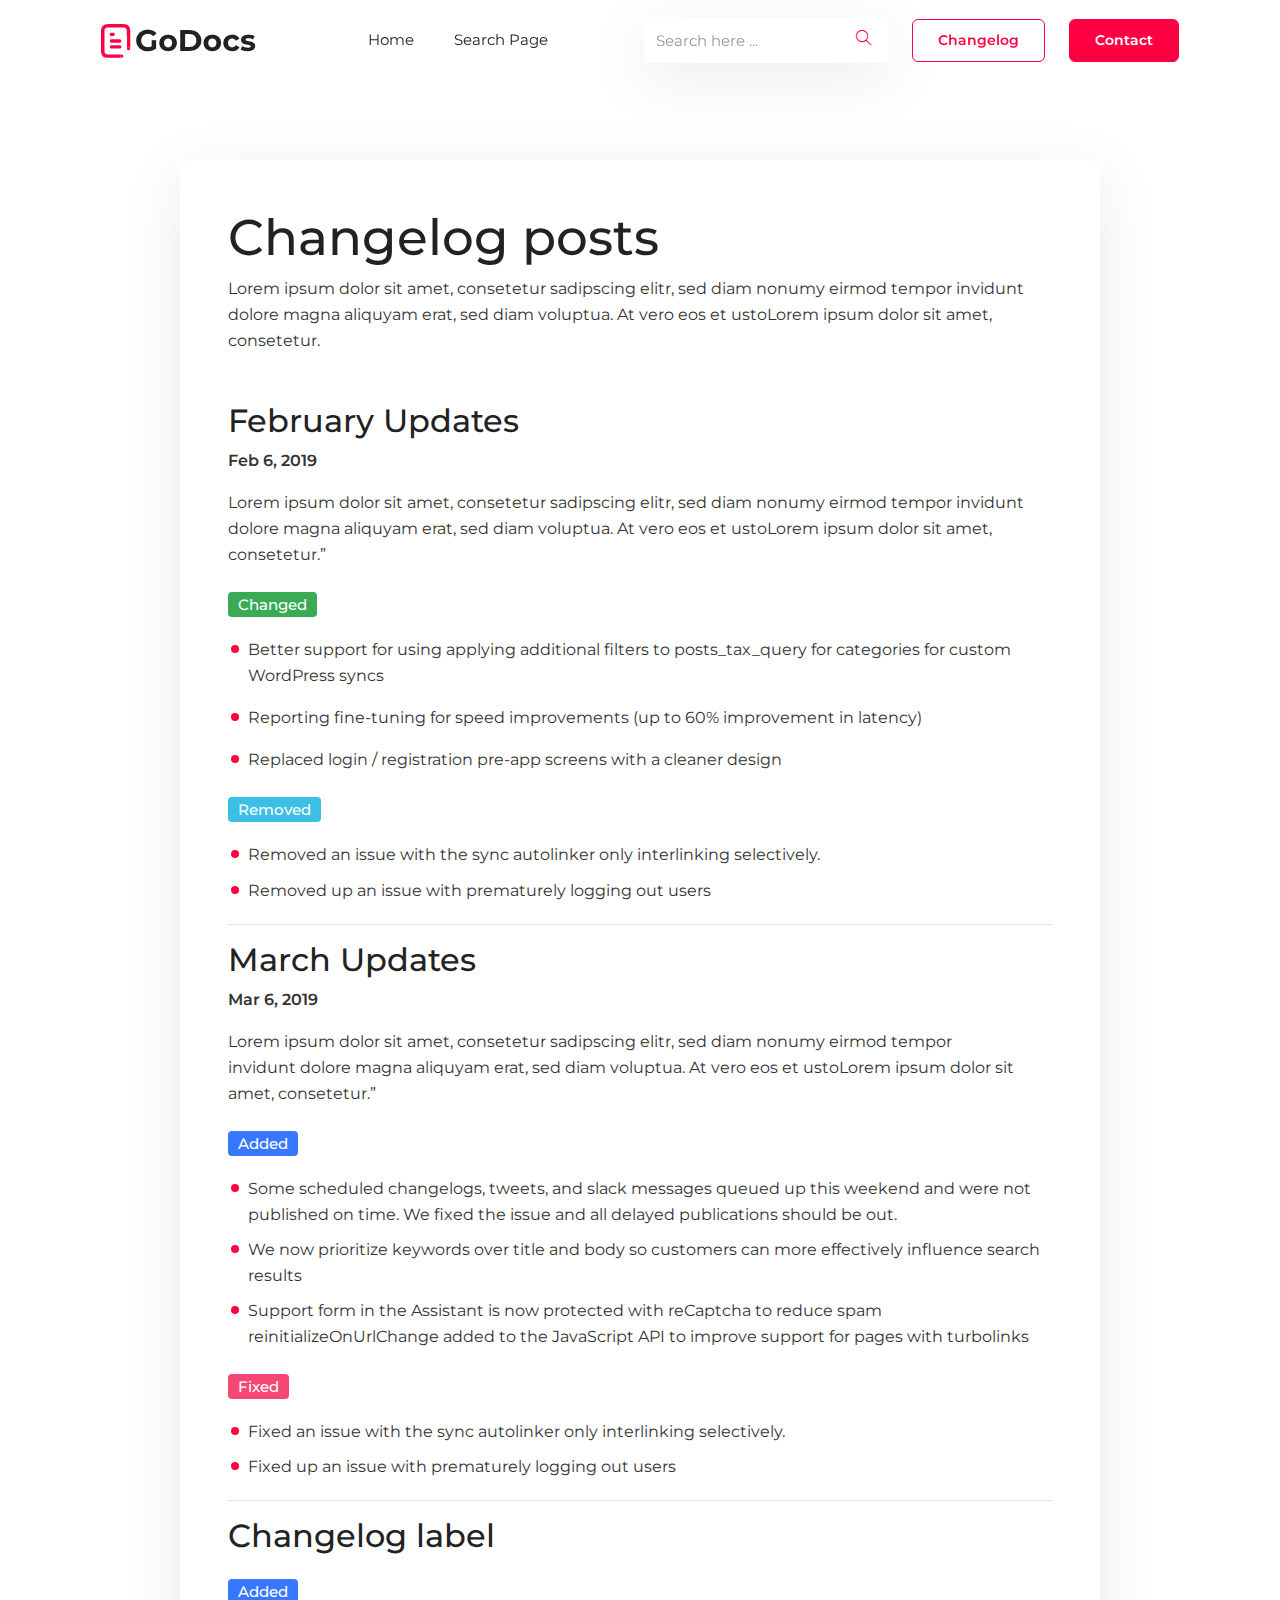
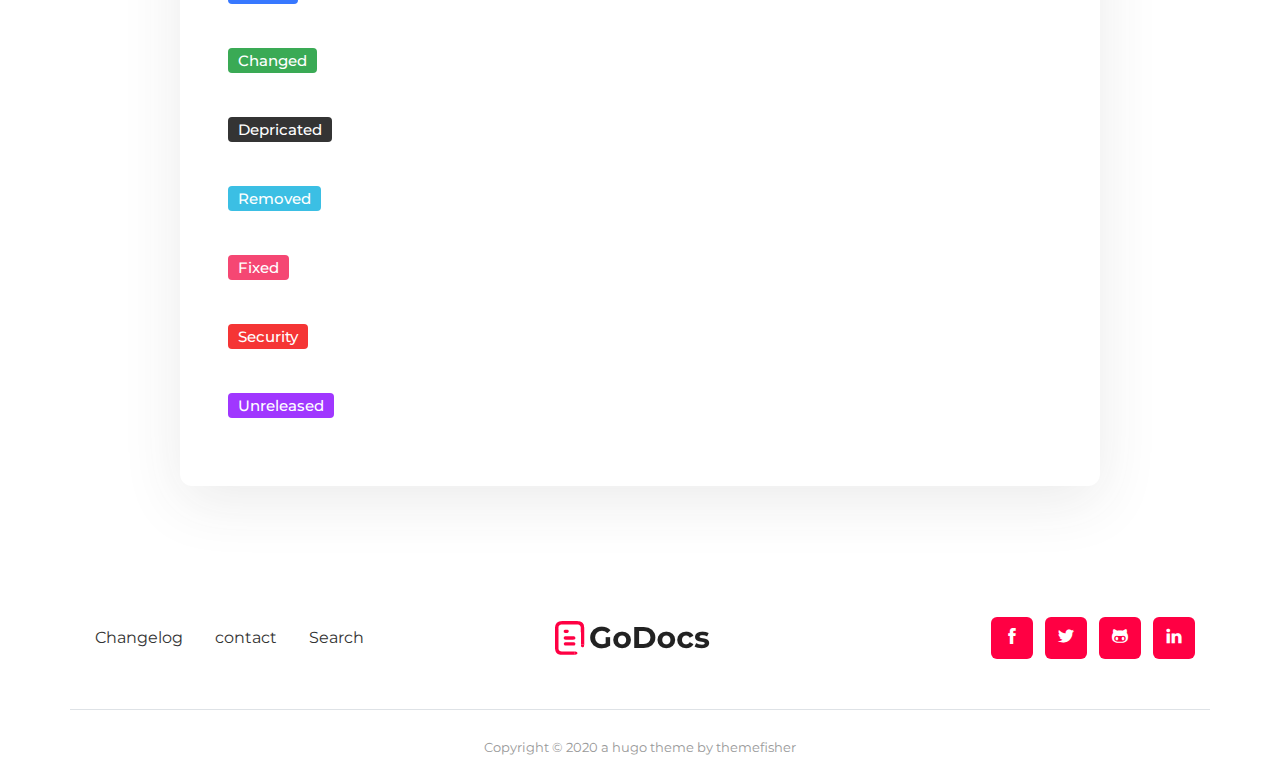
<file: changelog.html>
<!DOCTYPE html>

<!--
 // WEBSITE: https://themefisher.com
 // TWITTER: https://twitter.com/themefisher
 // FACEBOOK: https://www.facebook.com/themefisher
 // GITHUB: https://github.com/themefisher/
-->

<html lang="zxx">

<head>
  <meta charset="utf-8">
  <title>GoDocs documentation theme</title>

  <!-- mobile responsive meta -->
  <meta name="viewport" content="width=device-width, initial-scale=1, maximum-scale=1">
  
  <!-- ** Plugins Needed for the Project ** -->
  <!-- plugins -->
  <link rel="stylesheet" href="plugins/bootstrap/bootstrap.min.css">
  <link rel="stylesheet" href="plugins/themify-icons/themify-icons.css">
  <!-- Main Stylesheet -->
  <link href="css/style.css" rel="stylesheet">
  
  <!--Favicon-->
  <link rel="shortcut icon" href="images/favicon.ico" type="image/x-icon">
  <link rel="icon" href="images/favicon.ico" type="image/x-icon">

</head>

<body>

<header class="sticky-top navigation">
  <div class=container>
    <nav class="navbar navbar-expand-lg navbar-light bg-transparent">
      <a class=navbar-brand href="index.html"><img class="img-fluid" src="images/logo.png" alt="godocs"></a>
      <button class="navbar-toggler border-0" type="button" data-toggle="collapse" data-target="#navigation">
        <i class="ti-align-right h4 text-dark"></i></button>
      <div class="collapse navbar-collapse text-center" id=navigation>
        <ul class="navbar-nav mx-auto align-items-center">
          <li class="nav-item"><a class="nav-link" href="index.html">Home</a></li>
          <li class="nav-item"><a class="nav-link" href="search.html">Search Page</a></li>
        </ul>
        <form class="form-inline search-wrapper d-none d-lg-block" class="search-wrapper" action="search.html">
          <input id="search-by" name="s" type="search" class="form-control" placeholder="Search here ...">
          <button class="border-0 bg-white" type="submit"><i class="ti-search"></i></button>
        </form>
        <a href="changelog.html" class="btn btn-sm btn-outline-primary ml-lg-4">changelog</a>
        <a href="contact.html" class="btn btn-sm btn-primary ml-lg-4">contact</a>
      </div>
      <form class="form-inline search-wrapper d-block d-lg-none my-3" class="search-wrapper" action="search.html">
        <input id="search-by" name="s" type="search" class="form-control" placeholder="Search here ...">
        <button class="border-0 bg-white" type="submit"><i class="ti-search"></i></button>
      </form>
    </nav>
  </div>
</header>

<section class="section">
  <div class="container">
    <div class="row">
      <div class="col-lg-10 mx-auto">
        <div class="p-5 shadow rounded content">
          <h1>Changelog posts</h1>
          <p>Lorem ipsum dolor sit amet, consetetur sadipscing elitr, sed diam nonumy eirmod tempor invidunt dolore
            magna aliquyam erat, sed diam voluptua. At vero eos et ustoLorem ipsum dolor sit amet, consetetur.</p>
          <div class="mt-5">

            <!-- changelog post -->
            <h3 id="february-updates">February Updates</h3>
            <p><strong>Feb 6, 2019</strong></p>
            <p>Lorem ipsum dolor sit amet, consetetur sadipscing elitr, sed diam nonumy eirmod tempor invidunt dolore
              magna aliquyam erat, sed diam voluptua. At vero eos et ustoLorem ipsum dolor sit amet, consetetur.&rdquo;
            </p>
            <div class="mt-4">
              <div class="badge changed">Changed</div>
              <ul>
                <li>
                  <p>Better support for using applying additional filters to posts_tax_query for categories for custom
                    WordPress syncs</p>
                </li>
                <li>
                  <p>Reporting fine-tuning for speed improvements (up to 60% improvement in latency)</p>
                </li>
                <li>
                  <p>Replaced login / registration pre-app screens with a cleaner design</p>
                </li>
              </ul>
            </div>
            <div class="mt-4">
              <div class="badge removed">Removed</div>
              <ul>
                <li>Removed an issue with the sync autolinker only interlinking selectively.</li>
                <li>Removed up an issue with prematurely logging out users</li>
              </ul>
            </div>
            
            <hr>

            <!-- changelog post -->
            <h3 id="march-updates">March Updates</h3>
            <p><strong>Mar 6, 2019</strong></p>
            <p>Lorem ipsum dolor sit amet, consetetur sadipscing elitr, sed diam nonumy eirmod tempor <br> invidunt
              dolore magna aliquyam erat, sed diam voluptua. At vero eos et ustoLorem ipsum dolor sit amet,
              consetetur.&rdquo;</p>
            <div class="mt-4">
              <div class="badge added">Added</div>
              <ul>
                <li>Some scheduled changelogs, tweets, and slack messages queued up this weekend and were not published
                  on time. We fixed the issue and all delayed publications should be out.</li>
                <li>We now prioritize keywords over title and body so customers can more effectively influence search
                  results</li>
                <li>Support form in the Assistant is now protected with reCaptcha to reduce spam reinitializeOnUrlChange
                  added to the JavaScript API to improve support for pages with turbolinks</li>
              </ul>
            </div>
            <div class="mt-4">
              <div class="badge fixed">Fixed</div>
              <ul>
                <li>Fixed an issue with the sync autolinker only interlinking selectively.</li>
                <li>Fixed up an issue with prematurely logging out users</li>
              </ul>
            </div>
            
            <hr>

            <!-- changelog post -->
            <h3 id="changelog-label">Changelog label</h3>
            <div class="mt-4">
              <div class="badge added">Added</div>
            </div>
            <div class="mt-4">
              <div class="badge changed">Changed</div>
            </div>
            <div class="mt-4">
              <div class="badge depricated">Depricated</div>
            </div>
            <div class="mt-4">
              <div class="badge removed">Removed</div>
            </div>
            <div class="mt-4">
              <div class="badge fixed">Fixed</div>
            </div>
            <div class="mt-4">
              <div class="badge security">Security</div>
            </div>
            <div class="mt-4">
              <div class="badge unreleased">Unreleased</div>
            </div>
          </div>
        </div>
      </div>
    </div>
  </div>
</section>

<footer>
  <div class="container">
    <div class="row align-items-center border-bottom py-5">
      <div class="col-lg-4">
        <ul class="list-inline footer-menu text-center text-lg-left">
          <li class="list-inline-item"><a href="changelog.html">Changelog</a></li>
          <li class="list-inline-item"><a href="contact.html">contact</a></li>
          <li class="list-inline-item"><a href="search.html">Search</a></li>
        </ul>
      </div>
      <div class="col-lg-4 text-center mb-4 mb-lg-0">
        <a class="navbar-brand" href="index.html">
          <img class="img-fluid" src="images/logo.png" alt="Hugo documentation theme">
        </a>
      </div>
      <div class="col-lg-4">
        <ul class="list-inline social-icons text-lg-right text-center">
          <li class="list-inline-item"><a href="#"><i class="ti-facebook"></i></a></li>
          <li class="list-inline-item"><a href="#"><i class="ti-twitter-alt"></i></a></li>
          <li class="list-inline-item"><a href="#"><i class="ti-github"></i></a></li>
          <li class="list-inline-item"><a href="#"><i class="ti-linkedin"></i></a></li>
        </ul>
      </div>
    </div>
    <div class="py-4 text-center">
      <small class="text-light">Copyright © 2020 a hugo theme by <a href="https://themefisher.com">themefisher</a></small>
    </div>
  </div>
</footer>

<!-- plugins -->
<script src="plugins/jQuery/jquery.min.js"></script>
<script src="plugins/bootstrap/bootstrap.min.js"></script>
<script src="plugins/masonry/masonry.min.js"></script>
<script src="plugins/clipboard/clipboard.min.js"></script>
<script src="plugins/match-height/jquery.matchHeight-min.js"></script>

<!-- Main Script -->
<script src="js/script.js"></script>

</body>
</html>
</file>
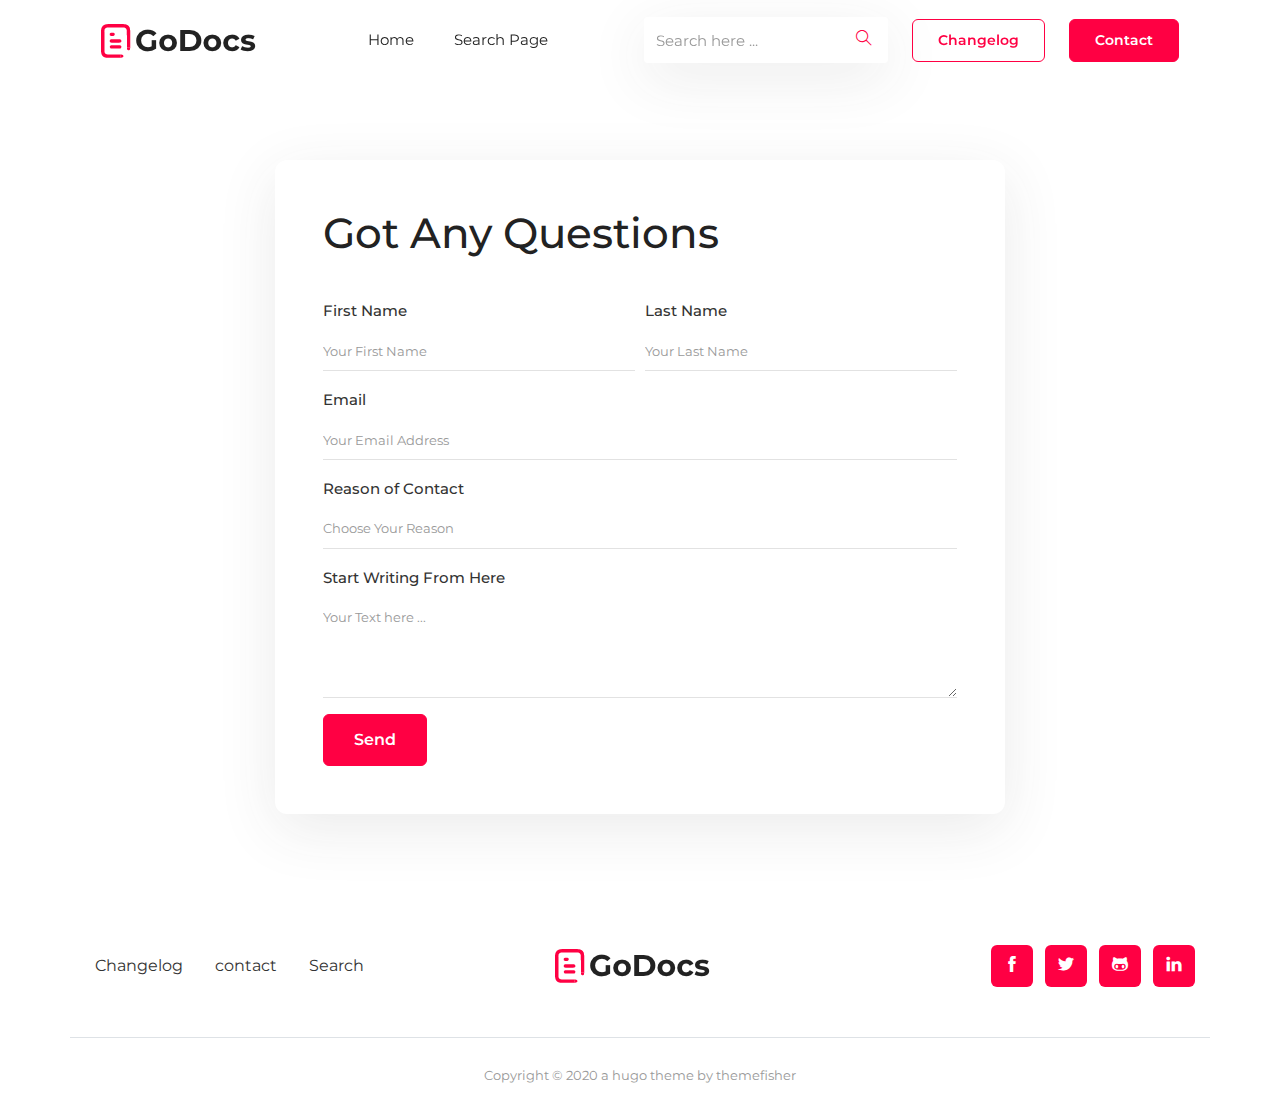
<file: contact.html>
<!DOCTYPE html>

<!--
 // WEBSITE: https://themefisher.com
 // TWITTER: https://twitter.com/themefisher
 // FACEBOOK: https://www.facebook.com/themefisher
 // GITHUB: https://github.com/themefisher/
-->

<html lang="zxx">

<head>
  <meta charset="utf-8">
  <title>GoDocs documentation theme</title>

  <!-- mobile responsive meta -->
  <meta name="viewport" content="width=device-width, initial-scale=1, maximum-scale=1">
  
  <!-- ** Plugins Needed for the Project ** -->
  <!-- plugins -->
  <link rel="stylesheet" href="plugins/bootstrap/bootstrap.min.css">
  <link rel="stylesheet" href="plugins/themify-icons/themify-icons.css">
  <!-- Main Stylesheet -->
  <link href="css/style.css" rel="stylesheet">
  
  <!--Favicon-->
  <link rel="shortcut icon" href="images/favicon.ico" type="image/x-icon">
  <link rel="icon" href="images/favicon.ico" type="image/x-icon">

</head>

<body>

<header class="sticky-top navigation">
  <div class=container>
    <nav class="navbar navbar-expand-lg navbar-light bg-transparent">
      <a class=navbar-brand href="index.html"><img class="img-fluid" src="images/logo.png" alt="godocs"></a>
      <button class="navbar-toggler border-0" type="button" data-toggle="collapse" data-target="#navigation">
        <i class="ti-align-right h4 text-dark"></i></button>
      <div class="collapse navbar-collapse text-center" id=navigation>
        <ul class="navbar-nav mx-auto align-items-center">
          <li class="nav-item"><a class="nav-link" href="index.html">Home</a></li>
          <li class="nav-item"><a class="nav-link" href="search.html">Search Page</a></li>
        </ul>
        <form class="form-inline search-wrapper d-none d-lg-block" class="search-wrapper" action="search.html">
          <input id="search-by" name="s" type="search" class="form-control" placeholder="Search here ...">
          <button class="border-0 bg-white" type="submit"><i class="ti-search"></i></button>
        </form>
        <a href="changelog.html" class="btn btn-sm btn-outline-primary ml-lg-4">changelog</a>
        <a href="contact.html" class="btn btn-sm btn-primary ml-lg-4">contact</a>
      </div>
      <form class="form-inline search-wrapper d-block d-lg-none my-3" class="search-wrapper" action="search.html">
        <input id="search-by" name="s" type="search" class="form-control" placeholder="Search here ...">
        <button class="border-0 bg-white" type="submit"><i class="ti-search"></i></button>
      </form>
    </nav>
  </div>
</header>

<section class="section">
  <div class="container">
    <div class="row justify-content-center">
      <div class="col-lg-8">
        <div class="p-5 shadow rounded content">
          <h2 class="section-title">Got Any Questions</h2>
          <form method="POST" action="#">
            <div class="form-row">
              <div class="form-group col-md-6">
                <label for="fname">First Name</label>
                <input type="text" class="form-control" id="fname" name="fname" placeholder="Your First Name" required>
              </div>
              <div class="form-group col-md-6">
                <label for="lname">Last Name</label>
                <input type="text" class="form-control" id="lname" name="lname" placeholder="Your Last Name">
              </div>
            </div>
            <div class="form-group">
              <label for="email">Email</label>
              <input type="email" class="form-control" id="email" name="email" placeholder="Your Email Address"
                required>
            </div>
            <div class="form-group">
              <label for="reason">Reason of Contact</label>
              <select id="reason" class="form-control custom-select" name="reason" required>
                <option selected disabled>Choose Your Reason</option>
                <option value="business">Business</option>
                <option value="ticket">Ticket</option>
                <option value="project">Project</option>
              </select>
            </div>
            <div class="form-group">
              <label for="message">Start Writing From Here</label>
              <textarea name="message" id="message" class="form-control" placeholder="Your Text here ..."></textarea>
            </div>
            <button type="submit" class="btn btn-primary">Send</button>
          </form>
        </div>
      </div>
    </div>
  </div>
</section>

<footer>
  <div class="container">
    <div class="row align-items-center border-bottom py-5">
      <div class="col-lg-4">
        <ul class="list-inline footer-menu text-center text-lg-left">
          <li class="list-inline-item"><a href="changelog.html">Changelog</a></li>
          <li class="list-inline-item"><a href="contact.html">contact</a></li>
          <li class="list-inline-item"><a href="search.html">Search</a></li>
        </ul>
      </div>
      <div class="col-lg-4 text-center mb-4 mb-lg-0">
        <a class="navbar-brand" href="index.html">
          <img class="img-fluid" src="images/logo.png" alt="Hugo documentation theme">
        </a>
      </div>
      <div class="col-lg-4">
        <ul class="list-inline social-icons text-lg-right text-center">
          <li class="list-inline-item"><a href="#"><i class="ti-facebook"></i></a></li>
          <li class="list-inline-item"><a href="#"><i class="ti-twitter-alt"></i></a></li>
          <li class="list-inline-item"><a href="#"><i class="ti-github"></i></a></li>
          <li class="list-inline-item"><a href="#"><i class="ti-linkedin"></i></a></li>
        </ul>
      </div>
    </div>
    <div class="py-4 text-center">
      <small class="text-light">Copyright © 2020 a hugo theme by <a href="https://themefisher.com">themefisher</a></small>
    </div>
  </div>
</footer>

<!-- plugins -->
<script src="plugins/jQuery/jquery.min.js"></script>
<script src="plugins/bootstrap/bootstrap.min.js"></script>
<script src="plugins/masonry/masonry.min.js"></script>
<script src="plugins/clipboard/clipboard.min.js"></script>
<script src="plugins/match-height/jquery.matchHeight-min.js"></script>

<!-- Main Script -->
<script src="js/script.js"></script>

</body>
</html>
</file>
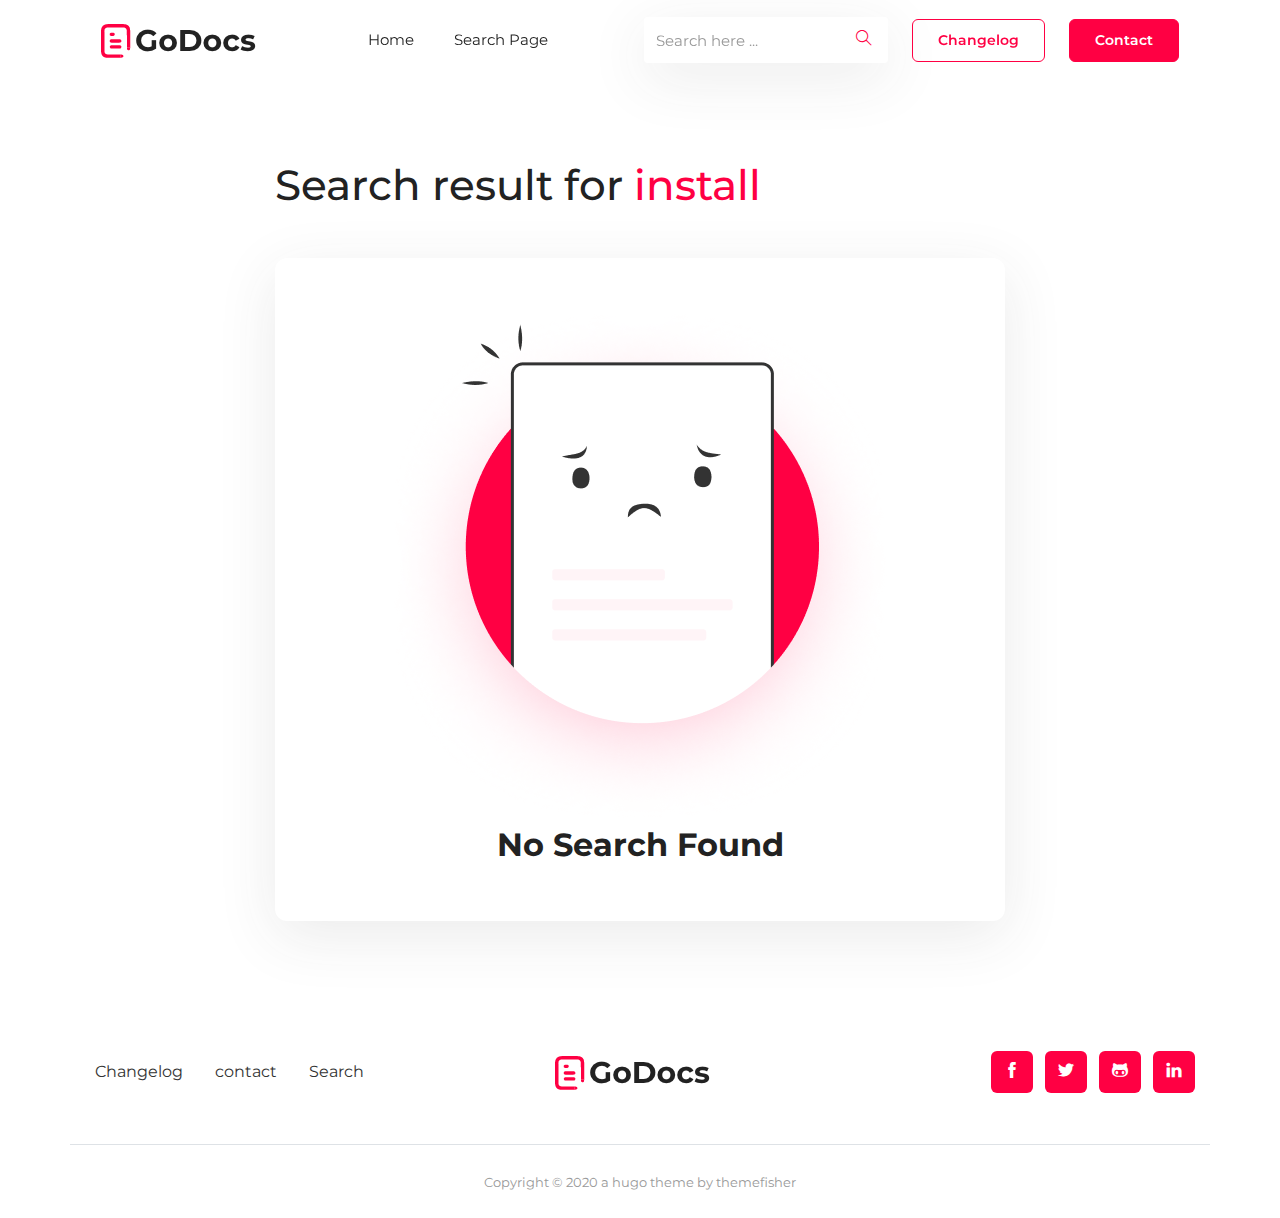
<file: search.html>
<!DOCTYPE html>

<!--
 // WEBSITE: https://themefisher.com
 // TWITTER: https://twitter.com/themefisher
 // FACEBOOK: https://www.facebook.com/themefisher
 // GITHUB: https://github.com/themefisher/
-->

<html lang="zxx">

<head>
  <meta charset="utf-8">
  <title>GoDocs documentation theme</title>

  <!-- mobile responsive meta -->
  <meta name="viewport" content="width=device-width, initial-scale=1, maximum-scale=1">
  
  <!-- ** Plugins Needed for the Project ** -->
  <!-- plugins -->
  <link rel="stylesheet" href="plugins/bootstrap/bootstrap.min.css">
  <link rel="stylesheet" href="plugins/themify-icons/themify-icons.css">
  <!-- Main Stylesheet -->
  <link href="css/style.css" rel="stylesheet">
  
  <!--Favicon-->
  <link rel="shortcut icon" href="images/favicon.ico" type="image/x-icon">
  <link rel="icon" href="images/favicon.ico" type="image/x-icon">

</head>

<body>

<header class="sticky-top navigation">
  <div class=container>
    <nav class="navbar navbar-expand-lg navbar-light bg-transparent">
      <a class=navbar-brand href="index.html"><img class="img-fluid" src="images/logo.png" alt="godocs"></a>
      <button class="navbar-toggler border-0" type="button" data-toggle="collapse" data-target="#navigation">
        <i class="ti-align-right h4 text-dark"></i></button>
      <div class="collapse navbar-collapse text-center" id=navigation>
        <ul class="navbar-nav mx-auto align-items-center">
          <li class="nav-item"><a class="nav-link" href="index.html">Home</a></li>
          <li class="nav-item"><a class="nav-link" href="search.html">Search Page</a></li>
        </ul>
        <form class="form-inline search-wrapper d-none d-lg-block" class="search-wrapper" action="search.html">
          <input id="search-by" name="s" type="search" class="form-control" placeholder="Search here ...">
          <button class="border-0 bg-white" type="submit"><i class="ti-search"></i></button>
        </form>
        <a href="changelog.html" class="btn btn-sm btn-outline-primary ml-lg-4">changelog</a>
        <a href="contact.html" class="btn btn-sm btn-primary ml-lg-4">contact</a>
      </div>
      <form class="form-inline search-wrapper d-block d-lg-none my-3" class="search-wrapper" action="search.html">
        <input id="search-by" name="s" type="search" class="form-control" placeholder="Search here ...">
        <button class="border-0 bg-white" type="submit"><i class="ti-search"></i></button>
      </form>
    </nav>
  </div>
</header>

<section class="section">
  <div class="container">
    <div class="row justify-content-center">
      <div class="col-lg-8">
        <h2 class="mb-5 font-weight-medium">Search result for <span class="text-primary">install</span></h2>
        <div class="p-5 shadow rounded">
          <div class="text-center"><img class="img-fluid" src="images/no-search-found.png">
            <h3>No Search Found</h3>
          </div>
        </div>
      </div>
    </div>
  </div>
</section>

<footer>
  <div class="container">
    <div class="row align-items-center border-bottom py-5">
      <div class="col-lg-4">
        <ul class="list-inline footer-menu text-center text-lg-left">
          <li class="list-inline-item"><a href="changelog.html">Changelog</a></li>
          <li class="list-inline-item"><a href="contact.html">contact</a></li>
          <li class="list-inline-item"><a href="search.html">Search</a></li>
        </ul>
      </div>
      <div class="col-lg-4 text-center mb-4 mb-lg-0">
        <a class="navbar-brand" href="index.html">
          <img class="img-fluid" src="images/logo.png" alt="Hugo documentation theme">
        </a>
      </div>
      <div class="col-lg-4">
        <ul class="list-inline social-icons text-lg-right text-center">
          <li class="list-inline-item"><a href="#"><i class="ti-facebook"></i></a></li>
          <li class="list-inline-item"><a href="#"><i class="ti-twitter-alt"></i></a></li>
          <li class="list-inline-item"><a href="#"><i class="ti-github"></i></a></li>
          <li class="list-inline-item"><a href="#"><i class="ti-linkedin"></i></a></li>
        </ul>
      </div>
    </div>
    <div class="py-4 text-center">
      <small class="text-light">Copyright © 2020 a hugo theme by <a href="https://themefisher.com">themefisher</a></small>
    </div>
  </div>
</footer>

<!-- plugins -->
<script src="plugins/jQuery/jquery.min.js"></script>
<script src="plugins/bootstrap/bootstrap.min.js"></script>
<script src="plugins/masonry/masonry.min.js"></script>
<script src="plugins/clipboard/clipboard.min.js"></script>
<script src="plugins/match-height/jquery.matchHeight-min.js"></script>

<!-- Main Script -->
<script src="js/script.js"></script>

</body>
</html>
</file>
<file: plugins/themify-icons/themify-icons.css>
@font-face{font-family:themify;src:url(fonts/themify.eot?-fvbane);src:url(fonts/themify.eot?#iefix-fvbane) format('embedded-opentype'),url(fonts/themify.woff?-fvbane) format('woff'),url(fonts/themify.ttf?-fvbane) format('truetype'),url(fonts/themify.svg?-fvbane#themify) format('svg');font-weight:400;font-style:normal}[class*=" ti-"],[class^=ti-]{font-family:themify;speak:none;font-style:normal;font-weight:400;font-variant:normal;text-transform:none;line-height:1;-webkit-font-smoothing:antialiased;-moz-osx-font-smoothing:grayscale}.ti-wand:before{content:"\e600"}.ti-volume:before{content:"\e601"}.ti-user:before{content:"\e602"}.ti-unlock:before{content:"\e603"}.ti-unlink:before{content:"\e604"}.ti-trash:before{content:"\e605"}.ti-thought:before{content:"\e606"}.ti-target:before{content:"\e607"}.ti-tag:before{content:"\e608"}.ti-tablet:before{content:"\e609"}.ti-star:before{content:"\e60a"}.ti-spray:before{content:"\e60b"}.ti-signal:before{content:"\e60c"}.ti-shopping-cart:before{content:"\e60d"}.ti-shopping-cart-full:before{content:"\e60e"}.ti-settings:before{content:"\e60f"}.ti-search:before{content:"\e610"}.ti-zoom-in:before{content:"\e611"}.ti-zoom-out:before{content:"\e612"}.ti-cut:before{content:"\e613"}.ti-ruler:before{content:"\e614"}.ti-ruler-pencil:before{content:"\e615"}.ti-ruler-alt:before{content:"\e616"}.ti-bookmark:before{content:"\e617"}.ti-bookmark-alt:before{content:"\e618"}.ti-reload:before{content:"\e619"}.ti-plus:before{content:"\e61a"}.ti-pin:before{content:"\e61b"}.ti-pencil:before{content:"\e61c"}.ti-pencil-alt:before{content:"\e61d"}.ti-paint-roller:before{content:"\e61e"}.ti-paint-bucket:before{content:"\e61f"}.ti-na:before{content:"\e620"}.ti-mobile:before{content:"\e621"}.ti-minus:before{content:"\e622"}.ti-medall:before{content:"\e623"}.ti-medall-alt:before{content:"\e624"}.ti-marker:before{content:"\e625"}.ti-marker-alt:before{content:"\e626"}.ti-arrow-up:before{content:"\e627"}.ti-arrow-right:before{content:"\e628"}.ti-arrow-left:before{content:"\e629"}.ti-arrow-down:before{content:"\e62a"}.ti-lock:before{content:"\e62b"}.ti-location-arrow:before{content:"\e62c"}.ti-link:before{content:"\e62d"}.ti-layout:before{content:"\e62e"}.ti-layers:before{content:"\e62f"}.ti-layers-alt:before{content:"\e630"}.ti-key:before{content:"\e631"}.ti-import:before{content:"\e632"}.ti-image:before{content:"\e633"}.ti-heart:before{content:"\e634"}.ti-heart-broken:before{content:"\e635"}.ti-hand-stop:before{content:"\e636"}.ti-hand-open:before{content:"\e637"}.ti-hand-drag:before{content:"\e638"}.ti-folder:before{content:"\e639"}.ti-flag:before{content:"\e63a"}.ti-flag-alt:before{content:"\e63b"}.ti-flag-alt-2:before{content:"\e63c"}.ti-eye:before{content:"\e63d"}.ti-export:before{content:"\e63e"}.ti-exchange-vertical:before{content:"\e63f"}.ti-desktop:before{content:"\e640"}.ti-cup:before{content:"\e641"}.ti-crown:before{content:"\e642"}.ti-comments:before{content:"\e643"}.ti-comment:before{content:"\e644"}.ti-comment-alt:before{content:"\e645"}.ti-close:before{content:"\e646"}.ti-clip:before{content:"\e647"}.ti-angle-up:before{content:"\e648"}.ti-angle-right:before{content:"\e649"}.ti-angle-left:before{content:"\e64a"}.ti-angle-down:before{content:"\e64b"}.ti-check:before{content:"\e64c"}.ti-check-box:before{content:"\e64d"}.ti-camera:before{content:"\e64e"}.ti-announcement:before{content:"\e64f"}.ti-brush:before{content:"\e650"}.ti-briefcase:before{content:"\e651"}.ti-bolt:before{content:"\e652"}.ti-bolt-alt:before{content:"\e653"}.ti-blackboard:before{content:"\e654"}.ti-bag:before{content:"\e655"}.ti-move:before{content:"\e656"}.ti-arrows-vertical:before{content:"\e657"}.ti-arrows-horizontal:before{content:"\e658"}.ti-fullscreen:before{content:"\e659"}.ti-arrow-top-right:before{content:"\e65a"}.ti-arrow-top-left:before{content:"\e65b"}.ti-arrow-circle-up:before{content:"\e65c"}.ti-arrow-circle-right:before{content:"\e65d"}.ti-arrow-circle-left:before{content:"\e65e"}.ti-arrow-circle-down:before{content:"\e65f"}.ti-angle-double-up:before{content:"\e660"}.ti-angle-double-right:before{content:"\e661"}.ti-angle-double-left:before{content:"\e662"}.ti-angle-double-down:before{content:"\e663"}.ti-zip:before{content:"\e664"}.ti-world:before{content:"\e665"}.ti-wheelchair:before{content:"\e666"}.ti-view-list:before{content:"\e667"}.ti-view-list-alt:before{content:"\e668"}.ti-view-grid:before{content:"\e669"}.ti-uppercase:before{content:"\e66a"}.ti-upload:before{content:"\e66b"}.ti-underline:before{content:"\e66c"}.ti-truck:before{content:"\e66d"}.ti-timer:before{content:"\e66e"}.ti-ticket:before{content:"\e66f"}.ti-thumb-up:before{content:"\e670"}.ti-thumb-down:before{content:"\e671"}.ti-text:before{content:"\e672"}.ti-stats-up:before{content:"\e673"}.ti-stats-down:before{content:"\e674"}.ti-split-v:before{content:"\e675"}.ti-split-h:before{content:"\e676"}.ti-smallcap:before{content:"\e677"}.ti-shine:before{content:"\e678"}.ti-shift-right:before{content:"\e679"}.ti-shift-left:before{content:"\e67a"}.ti-shield:before{content:"\e67b"}.ti-notepad:before{content:"\e67c"}.ti-server:before{content:"\e67d"}.ti-quote-right:before{content:"\e67e"}.ti-quote-left:before{content:"\e67f"}.ti-pulse:before{content:"\e680"}.ti-printer:before{content:"\e681"}.ti-power-off:before{content:"\e682"}.ti-plug:before{content:"\e683"}.ti-pie-chart:before{content:"\e684"}.ti-paragraph:before{content:"\e685"}.ti-panel:before{content:"\e686"}.ti-package:before{content:"\e687"}.ti-music:before{content:"\e688"}.ti-music-alt:before{content:"\e689"}.ti-mouse:before{content:"\e68a"}.ti-mouse-alt:before{content:"\e68b"}.ti-money:before{content:"\e68c"}.ti-microphone:before{content:"\e68d"}.ti-menu:before{content:"\e68e"}.ti-menu-alt:before{content:"\e68f"}.ti-map:before{content:"\e690"}.ti-map-alt:before{content:"\e691"}.ti-loop:before{content:"\e692"}.ti-location-pin:before{content:"\e693"}.ti-list:before{content:"\e694"}.ti-light-bulb:before{content:"\e695"}.ti-Italic:before{content:"\e696"}.ti-info:before{content:"\e697"}.ti-infinite:before{content:"\e698"}.ti-id-badge:before{content:"\e699"}.ti-hummer:before{content:"\e69a"}.ti-home:before{content:"\e69b"}.ti-help:before{content:"\e69c"}.ti-headphone:before{content:"\e69d"}.ti-harddrives:before{content:"\e69e"}.ti-harddrive:before{content:"\e69f"}.ti-gift:before{content:"\e6a0"}.ti-game:before{content:"\e6a1"}.ti-filter:before{content:"\e6a2"}.ti-files:before{content:"\e6a3"}.ti-file:before{content:"\e6a4"}.ti-eraser:before{content:"\e6a5"}.ti-envelope:before{content:"\e6a6"}.ti-download:before{content:"\e6a7"}.ti-direction:before{content:"\e6a8"}.ti-direction-alt:before{content:"\e6a9"}.ti-dashboard:before{content:"\e6aa"}.ti-control-stop:before{content:"\e6ab"}.ti-control-shuffle:before{content:"\e6ac"}.ti-control-play:before{content:"\e6ad"}.ti-control-pause:before{content:"\e6ae"}.ti-control-forward:before{content:"\e6af"}.ti-control-backward:before{content:"\e6b0"}.ti-cloud:before{content:"\e6b1"}.ti-cloud-up:before{content:"\e6b2"}.ti-cloud-down:before{content:"\e6b3"}.ti-clipboard:before{content:"\e6b4"}.ti-car:before{content:"\e6b5"}.ti-calendar:before{content:"\e6b6"}.ti-book:before{content:"\e6b7"}.ti-bell:before{content:"\e6b8"}.ti-basketball:before{content:"\e6b9"}.ti-bar-chart:before{content:"\e6ba"}.ti-bar-chart-alt:before{content:"\e6bb"}.ti-back-right:before{content:"\e6bc"}.ti-back-left:before{content:"\e6bd"}.ti-arrows-corner:before{content:"\e6be"}.ti-archive:before{content:"\e6bf"}.ti-anchor:before{content:"\e6c0"}.ti-align-right:before{content:"\e6c1"}.ti-align-left:before{content:"\e6c2"}.ti-align-justify:before{content:"\e6c3"}.ti-align-center:before{content:"\e6c4"}.ti-alert:before{content:"\e6c5"}.ti-alarm-clock:before{content:"\e6c6"}.ti-agenda:before{content:"\e6c7"}.ti-write:before{content:"\e6c8"}.ti-window:before{content:"\e6c9"}.ti-widgetized:before{content:"\e6ca"}.ti-widget:before{content:"\e6cb"}.ti-widget-alt:before{content:"\e6cc"}.ti-wallet:before{content:"\e6cd"}.ti-video-clapper:before{content:"\e6ce"}.ti-video-camera:before{content:"\e6cf"}.ti-vector:before{content:"\e6d0"}.ti-themify-logo:before{content:"\e6d1"}.ti-themify-favicon:before{content:"\e6d2"}.ti-themify-favicon-alt:before{content:"\e6d3"}.ti-support:before{content:"\e6d4"}.ti-stamp:before{content:"\e6d5"}.ti-split-v-alt:before{content:"\e6d6"}.ti-slice:before{content:"\e6d7"}.ti-shortcode:before{content:"\e6d8"}.ti-shift-right-alt:before{content:"\e6d9"}.ti-shift-left-alt:before{content:"\e6da"}.ti-ruler-alt-2:before{content:"\e6db"}.ti-receipt:before{content:"\e6dc"}.ti-pin2:before{content:"\e6dd"}.ti-pin-alt:before{content:"\e6de"}.ti-pencil-alt2:before{content:"\e6df"}.ti-palette:before{content:"\e6e0"}.ti-more:before{content:"\e6e1"}.ti-more-alt:before{content:"\e6e2"}.ti-microphone-alt:before{content:"\e6e3"}.ti-magnet:before{content:"\e6e4"}.ti-line-double:before{content:"\e6e5"}.ti-line-dotted:before{content:"\e6e6"}.ti-line-dashed:before{content:"\e6e7"}.ti-layout-width-full:before{content:"\e6e8"}.ti-layout-width-default:before{content:"\e6e9"}.ti-layout-width-default-alt:before{content:"\e6ea"}.ti-layout-tab:before{content:"\e6eb"}.ti-layout-tab-window:before{content:"\e6ec"}.ti-layout-tab-v:before{content:"\e6ed"}.ti-layout-tab-min:before{content:"\e6ee"}.ti-layout-slider:before{content:"\e6ef"}.ti-layout-slider-alt:before{content:"\e6f0"}.ti-layout-sidebar-right:before{content:"\e6f1"}.ti-layout-sidebar-none:before{content:"\e6f2"}.ti-layout-sidebar-left:before{content:"\e6f3"}.ti-layout-placeholder:before{content:"\e6f4"}.ti-layout-menu:before{content:"\e6f5"}.ti-layout-menu-v:before{content:"\e6f6"}.ti-layout-menu-separated:before{content:"\e6f7"}.ti-layout-menu-full:before{content:"\e6f8"}.ti-layout-media-right-alt:before{content:"\e6f9"}.ti-layout-media-right:before{content:"\e6fa"}.ti-layout-media-overlay:before{content:"\e6fb"}.ti-layout-media-overlay-alt:before{content:"\e6fc"}.ti-layout-media-overlay-alt-2:before{content:"\e6fd"}.ti-layout-media-left-alt:before{content:"\e6fe"}.ti-layout-media-left:before{content:"\e6ff"}.ti-layout-media-center-alt:before{content:"\e700"}.ti-layout-media-center:before{content:"\e701"}.ti-layout-list-thumb:before{content:"\e702"}.ti-layout-list-thumb-alt:before{content:"\e703"}.ti-layout-list-post:before{content:"\e704"}.ti-layout-list-large-image:before{content:"\e705"}.ti-layout-line-solid:before{content:"\e706"}.ti-layout-grid4:before{content:"\e707"}.ti-layout-grid3:before{content:"\e708"}.ti-layout-grid2:before{content:"\e709"}.ti-layout-grid2-thumb:before{content:"\e70a"}.ti-layout-cta-right:before{content:"\e70b"}.ti-layout-cta-left:before{content:"\e70c"}.ti-layout-cta-center:before{content:"\e70d"}.ti-layout-cta-btn-right:before{content:"\e70e"}.ti-layout-cta-btn-left:before{content:"\e70f"}.ti-layout-column4:before{content:"\e710"}.ti-layout-column3:before{content:"\e711"}.ti-layout-column2:before{content:"\e712"}.ti-layout-accordion-separated:before{content:"\e713"}.ti-layout-accordion-merged:before{content:"\e714"}.ti-layout-accordion-list:before{content:"\e715"}.ti-ink-pen:before{content:"\e716"}.ti-info-alt:before{content:"\e717"}.ti-help-alt:before{content:"\e718"}.ti-headphone-alt:before{content:"\e719"}.ti-hand-point-up:before{content:"\e71a"}.ti-hand-point-right:before{content:"\e71b"}.ti-hand-point-left:before{content:"\e71c"}.ti-hand-point-down:before{content:"\e71d"}.ti-gallery:before{content:"\e71e"}.ti-face-smile:before{content:"\e71f"}.ti-face-sad:before{content:"\e720"}.ti-credit-card:before{content:"\e721"}.ti-control-skip-forward:before{content:"\e722"}.ti-control-skip-backward:before{content:"\e723"}.ti-control-record:before{content:"\e724"}.ti-control-eject:before{content:"\e725"}.ti-comments-smiley:before{content:"\e726"}.ti-brush-alt:before{content:"\e727"}.ti-youtube:before{content:"\e728"}.ti-vimeo:before{content:"\e729"}.ti-twitter:before{content:"\e72a"}.ti-time:before{content:"\e72b"}.ti-tumblr:before{content:"\e72c"}.ti-skype:before{content:"\e72d"}.ti-share:before{content:"\e72e"}.ti-share-alt:before{content:"\e72f"}.ti-rocket:before{content:"\e730"}.ti-pinterest:before{content:"\e731"}.ti-new-window:before{content:"\e732"}.ti-microsoft:before{content:"\e733"}.ti-list-ol:before{content:"\e734"}.ti-linkedin:before{content:"\e735"}.ti-layout-sidebar-2:before{content:"\e736"}.ti-layout-grid4-alt:before{content:"\e737"}.ti-layout-grid3-alt:before{content:"\e738"}.ti-layout-grid2-alt:before{content:"\e739"}.ti-layout-column4-alt:before{content:"\e73a"}.ti-layout-column3-alt:before{content:"\e73b"}.ti-layout-column2-alt:before{content:"\e73c"}.ti-instagram:before{content:"\e73d"}.ti-google:before{content:"\e73e"}.ti-github:before{content:"\e73f"}.ti-flickr:before{content:"\e740"}.ti-facebook:before{content:"\e741"}.ti-dropbox:before{content:"\e742"}.ti-dribbble:before{content:"\e743"}.ti-apple:before{content:"\e744"}.ti-android:before{content:"\e745"}.ti-save:before{content:"\e746"}.ti-save-alt:before{content:"\e747"}.ti-yahoo:before{content:"\e748"}.ti-wordpress:before{content:"\e749"}.ti-vimeo-alt:before{content:"\e74a"}.ti-twitter-alt:before{content:"\e74b"}.ti-tumblr-alt:before{content:"\e74c"}.ti-trello:before{content:"\e74d"}.ti-stack-overflow:before{content:"\e74e"}.ti-soundcloud:before{content:"\e74f"}.ti-sharethis:before{content:"\e750"}.ti-sharethis-alt:before{content:"\e751"}.ti-reddit:before{content:"\e752"}.ti-pinterest-alt:before{content:"\e753"}.ti-microsoft-alt:before{content:"\e754"}.ti-linux:before{content:"\e755"}.ti-jsfiddle:before{content:"\e756"}.ti-joomla:before{content:"\e757"}.ti-html5:before{content:"\e758"}.ti-flickr-alt:before{content:"\e759"}.ti-email:before{content:"\e75a"}.ti-drupal:before{content:"\e75b"}.ti-dropbox-alt:before{content:"\e75c"}.ti-css3:before{content:"\e75d"}.ti-rss:before{content:"\e75e"}.ti-rss-alt:before{content:"\e75f"}
</file>
<file: css/style.css>
/**
 * WEBSITE: https://themefisher.com
 * TWITTER: https://twitter.com/themefisher
 * FACEBOOK: https://www.facebook.com/themefisher
 * GITHUB: https://github.com/themefisher/
 */

/*!------------------------------------------------------------------
[MAIN STYLESHEET]

PROJECT:	Project Name
VERSION:	Versoin Number
-------------------------------------------------------------------*/
/*------------------------------------------------------------------
[TABLE OF CONTENTS]
-------------------------------------------------------------------*/
/*  typography */
@import url("https://fonts.googleapis.com/css?family=Montserrat:300,400,500,600,700,800&display=swap");

body {
  font-family: "Montserrat", sans-serif;
  -webkit-font-smoothing: antialiased;
  font-size: 16px;
  line-height: 1.6;
  color: #333;
}

.card-item {
  background-color: rgba(250, 250, 250, 0.25);
  padding: 40px;
  margin-bottom: 30px;
  border-radius: 20px;
}

.bg-image {
  background-image: url(../images/apply-bg.png);
  background-position: center center;
  background-attachment: fixed;
  background-repeat: no-repeat;
  background-size: cover;
  background-color: rgba(0, 0, 0, 0.65);
}

p,
.paragraph {
  font-weight: 400;
  color: #333;
  font-size: 16px;
  line-height: 26px;
  font-family: "Montserrat", sans-serif;
}

h1,
h2,
h3,
h4,
h5,
h6 {
  color: #222;
  font-family: "Montserrat", sans-serif;
  font-weight: 700;
  line-height: 1.2;
}

h1,
.h1 {
  font-size: 50px;
  font-weight: 800;
}

@media (max-width: 575px) {

  h1,
  .h1 {
    font-size: 36px;
    font-weight: 600;
  }
}

h2,
.h2 {
  font-size: 42px;
  font-weight: 800;
}

@media (max-width: 575px) {

  h2,
  .h2 {
    font-size: 32px;
    font-weight: 600;
  }
}

h3,
.h3 {
  font-size: 32px;
}

@media (max-width: 575px) {

  h3,
  .h3 {
    font-size: 28px;
  }
}

h4,
.h4 {
  font-size: 26px;
}

h5,
.h5 {
  font-size: 22px;
}

h6,
.h6 {
  font-size: 18px;
}

/* Button style */
.btn {
  font-size: 16px;
  font-family: "Montserrat", sans-serif;
  text-transform: capitalize;
  padding: 13px 30px;
  border-radius: 6px;
  border: 1px solid;
  position: relative;
  z-index: 1;
  transition: 0.2s ease;
  font-weight: 600;
}

.btn:hover,
.btn:active,
.btn:focus {
  outline: 0;
  box-shadow: none !important;
}

.btn-sm {
  font-size: 14px;
  padding: 10px 25px;
}

.btn-primary {
  background: #FF0043;
  color: #fff;
  border-color: #FF0043;
}

.btn-primary:active,
.btn-primary:hover,
.btn-primary:focus,
.btn-primary.focus,
.btn-primary.active {
  background: #cc0036 !important;
  border-color: #cc0036 !important;
}

.btn-outline-primary {
  background: transparent;
  color: #FF0043;
  border-color: #FF0043;
}

.btn-outline-primary:active,
.btn-outline-primary:hover,
.btn-outline-primary:focus,
.btn-outline-primary.focus,
.btn-outline-primary.active {
  background: #cc0036 !important;
  border-color: #cc0036 !important;
  color: #fff;
}

body {
  background-color: #fff;
  overflow-x: hidden;
}

::-moz-selection {
  background: #ff3369;
  color: #fff;
}

::selection {
  background: #ff3369;
  color: #fff;
}

/* preloader */
.preloader {
  position: fixed;
  top: 0;
  left: 0;
  right: 0;
  bottom: 0;
  background-color: #fff;
  z-index: 9999;
  display: flex;
  align-items: center;
  justify-content: center;
}

img {
  vertical-align: middle;
  border: 0;
  max-width: 100%;
  height: auto;
}

ul {
  list-style: none;
}

a {
  color: inherit;
}

a,
a:hover,
a:focus {
  text-decoration: none;
}

a,
button,
select {
  cursor: pointer;
  transition: 0.2s ease;
}

a:focus,
button:focus,
select:focus {
  outline: 0;
}

a:hover {
  color: #FF0043;
}

.slick-slide {
  outline: 0;
}

.section {
  padding-top: 80px;
  padding-bottom: 80px;
}

.section-sm {
  padding-top: 50px;
  padding-bottom: 50px;
}

.section-title {
  margin-bottom: 40px;
}

.bg-cover {
  background-size: cover;
  background-position: center center;
  background-repeat: no-repeat;
}

.border-default {
  border-color: #E2E2E2 !important;
}

/* overlay */
.overlay {
  position: relative;
}

.overlay::before {
  position: absolute;
  content: "";
  height: 100%;
  width: 100%;
  top: 0;
  left: 0;
  background: #000;
  opacity: 0.5;
}

.outline-0 {
  outline: 0 !important;
}

.rounded,
.card-icon,
.card {
  border-radius: 12px !important;
}

.shadow,
.card,
.search-wrapper .form-control,
.navigation.nav-bg {
  box-shadow: 0px 15px 60px rgba(62, 62, 62, 0.102) !important;
}

.d-unset {
  display: unset !important;
}

.bg-primary {
  background: #FF0043 !important;
}

.text-primary {
  color: #FF0043 !important;
}

.text-light {
  color: #999 !important;
}

.mb-10 {
  margin-bottom: 10px !important;
}

.mb-20 {
  margin-bottom: 20px !important;
}

.mb-30 {
  margin-bottom: 30px !important;
}

.mb-40 {
  margin-bottom: 40px !important;
}

.mb-50 {
  margin-bottom: 50px !important;
}

.mb-60 {
  margin-bottom: 60px !important;
}

.mb-70 {
  margin-bottom: 70px !important;
}

.mb-80 {
  margin-bottom: 80px !important;
}

.mb-90 {
  margin-bottom: 90px !important;
}

.mb-100 {
  margin-bottom: 100px !important;
}

.zindex-1 {
  z-index: 1;
}

.overflow-hidden {
  overflow: hidden;
}

.font-weight-medium {
  font-weight: 500;
}

.navigation {
  transition: 0.2s ease;
}

.navigation.nav-bg {
  background: #fff;
}

@media (max-width: 991px) {
  .navigation .form-inline {
    width: 100%;
  }

  .navigation .form-inline input {
    width: 100%;
  }
}

.nav-item {
  margin: 0;
}

.nav-item .nav-link {
  text-transform: capitalize;
}

.navbar-light .navbar-nav .nav-link {
  color: #222;
}

.navbar-light .navbar-nav .nav-link:hover {
  color: #FF0043;
}

.navbar-expand-lg .navbar-nav .nav-link {
  padding: 20px;
  font-size: 15px;
}

@media (max-width: 991px) {
  .navbar-expand-lg .navbar-nav .nav-link {
    padding: 10px;
    display: block;
  }
}

.search-wrapper {
  position: relative;
}

.search-wrapper .form-control {
  height: 46px;
  border: 0;
  outline: 0;
}

.search-wrapper .form-control::-moz-placeholder {
  color: #999;
  font-size: 15px;
}

.search-wrapper .form-control::placeholder {
  color: #999;
  font-size: 15px;
}

.search-wrapper .form-control-lg {
  height: 70px;
}

.search-wrapper .form-control.active.focus-visible {
  border-bottom-left-radius: 0;
  border-bottom-right-radius: 0;
}

.search-wrapper button {
  position: absolute;
  right: 10px;
  top: 50%;
  transform: translateY(-50%);
}

.search-wrapper button i {
  color: #FF0043;
}

.card {
  transition: 0.2s ease;
  border: 0;
}

.card-lg .card-body {
  padding: 35px;
}

.card-icon {
  background: #FF0043;
  color: #fff;
  height: 55px;
  width: 60px;
  line-height: 55px;
  text-align: center;
  font-size: 27px;
  display: block;
  margin-top: 40px;
}

.card-text {
  margin-bottom: 0;
}

.card-title {
  font-weight: 700;
}

.card-body {
  padding: 25px;
}

.card:hover {
  box-shadow: 0px 15px 60px rgba(62, 62, 62, 0.2) !important;
}

.social-icons {
  margin-bottom: 0;
}

.social-icons a {
  display: block;
  height: 42px;
  width: 42px;
  line-height: 42px;
  text-align: center;
  color: #fff;
  background: #FF0043;
  border-radius: 6px;
}

.footer-menu {
  margin-bottom: 0;
}

.footer-menu a {
  display: block;
  padding: 10px;
  color: #333;
  transition: 0.2s ease;
}

.footer-menu a:hover {
  color: #FF0043;
}

/* sidenav */
.sidenav {
  border-right: 1px solid #E2E2E2;
  padding-right: 20px;
}

.sidenav ul {
  padding-left: 10px;
}

.sidenav>li a {
  padding: 20px 0;
  color: #222;
  display: block;
  font-size: 18px;
  font-weight: 500;
}

.sidenav>li:not(:last-child) {
  border-bottom: 1px solid #E2E2E2;
}

.sidenav .sidelist ul {
  display: none;
}

.sidenav .parent>a {
  color: #FF0043 !important;
  position: relative;
  margin-left: 10px;
}

.sidenav .parent>a::before {
  position: absolute;
  content: "";
  left: -10px;
  top: 25%;
  height: 50%;
  width: 1px;
  background: #FF0043;
}

.sidenav .parent ul {
  display: block;
  margin-bottom: 10px;
}

.sidenav .parent ul a {
  padding: 5px 0;
  font-size: 14px;
  font-weight: 400;
  color: #222;
}

.sidenav .parent ul li.active>a {
  margin-left: 10px;
}

.sidenav .parent ul li.active>a::before {
  height: 5px;
  width: 5px;
  border-radius: 50%;
  display: block;
  top: 13px;
}

/* /sidenav */
.page-list {
  list-style-type: none;
}

.page-list a {
  display: none;
}

.page-list ul {
  padding: 0;
}

.page-list ul a {
  display: inline-block;
  padding: 7px 0;
  font-size: 20px;
  color: #222;
}

.pagination {
  margin-top: 50px;
  justify-content: space-between;
}

.pagination a {
  color: #FF0043;
  font-size: 18px;
  font-weight: 500;
}

.pagination i {
  line-height: 1.6;
}

.code-tabs {
  border: 1px solid #E2E2E2;
  overflow: hidden;
  margin-bottom: 20px;
}

.code-tabs .nav-tabs {
  margin-bottom: 0;
}

.code-tabs .nav-tabs .nav-item {
  padding-left: 0;
  border-right: 1px solid #E2E2E2;
}

.code-tabs .nav-tabs .nav-item .nav-link {
  text-decoration: none;
  font-weight: 500;
  border: 0;
}

.code-tabs .nav-tabs .nav-item::before {
  display: none;
}

.code-tabs .nav-tabs .nav-item.active {
  background: #FF0043;
}

.code-tabs .nav-tabs .nav-item.active .nav-link {
  color: #fff;
}

.navbar-light .navbar-nav .active>.nav-link,
.navbar-light .navbar-nav .nav-link.active,
.navbar-light .navbar-nav .nav-link.show,
.navbar-light .navbar-nav .show>.nav-link {
  color: #da271d;
}

.code-tabs .tab-content {
  padding: 20px 15px;
}

pre {
  position: relative;
}

pre .copy-to-clipboard {
  background: #FF0043;
  color: #fff;
  cursor: pointer;
  padding: 4px 5px;
  line-height: 1;
  font-size: 12px;
  font-weight: 500;
  border-radius: 4px;
  position: absolute;
  right: 10px;
  top: 10px;
}

:not(pre)>code+span.copy-to-clipboard {
  display: none;
}

.autocomplete-suggestions {
  border: 0;
  border-radius: 0 0 6px 6px;
  box-shadow: 0px 50px 60px rgba(62, 62, 62, 0.102) !important;
  background: #fff;
}

.autocomplete-suggestions .autocomplete-suggestion {
  transition: 0.2s ease;
  padding: 10px;
  font-weight: 500;
}

.autocomplete-suggestions .autocomplete-suggestion.selected {
  background: #FF0043;
}

.search-item a {
  color: #222;
  display: block;
}

.search-item a:hover {
  color: #FF0043;
}

.search-item:not(:last-child) {
  border-bottom: 1px solid #E2E2E2;
}

.form-group label {
  font-size: 15px;
  font-weight: 500;
}

.form-group .form-control {
  height: 40px;
  background: transparent;
  border: 0;
  border-bottom: 1px solid #E2E2E2;
  border-radius: 0;
  padding: 10px 0;
}

.form-group .form-control::-moz-placeholder {
  font-size: 13px;
  color: #999;
}

.form-group .form-control::placeholder {
  font-size: 13px;
  color: #999;
}

.form-group .form-control:focus {
  outline: 0;
  border-color: #FF0043;
  box-shadow: none;
}

.form-group .custom-select {
  font-size: 13px;
  color: #999;
}

.form-group textarea.form-control {
  height: 100px;
}

.badge {
  margin-bottom: 20px;
  font-weight: 500;
  font-size: 15px;
  padding: 5px 10px;
}

.badge.added {
  background: #3778FF;
  color: #fff;
}

.badge.fixed {
  background: #F54773;
  color: #fff;
}

.badge.changed {
  background: #3AAA55;
  color: #fff;
}

.badge.depricated {
  background: #343434;
  color: #fff;
}

.badge.removed {
  background: #3bbfe4;
  color: #fff;
}

.badge.security {
  background: #F53535;
  color: #fff;
}

.badge.unreleased {
  background: #A037FF;
  color: #fff;
}

.collapse-wrapper {
  padding: 5px 15px;
}

.collapse-wrapper .collapse-head {
  text-decoration: none;
  color: #333;
  font-size: 18px;
  font-weight: 500;
  align-items: center;
}

:not(.highlight) pre {
  background: #FBFBFB;
}

.content h1,
.content h2,
.content h3,
.content h4,
.content h5,
.content h6 {
  font-weight: 500;
}

.content strong {
  font-weight: 600;
}

.content a {
  text-decoration: underline;
  color: #FF0043;
}

.content ol,
.content ul {
  padding-left: 20px;
}

.content ol li,
.content ul li {
  margin-bottom: 10px;
}

.content ul {
  padding-left: 0;
  margin-bottom: 20px;
}

.content ul li {
  padding-left: 20px;
  position: relative;
}

.content ul li::before {
  position: absolute;
  content: "";
  height: 8px;
  width: 8px;
  border-radius: 50%;
  background: #FF0043;
  left: 3px;
  top: 8px;
}

.content table {
  width: 100%;
  max-width: 100%;
  margin-bottom: 1rem;
  border: 1px solid #EEEEEE;
}

.content table td,
.content table th {
  padding: 0.75rem;
  vertical-align: top;
  margin-bottom: 0;
}

.content tr:not(:last-child) {
  border-bottom: 1px solid #EEEEEE;
}

.content th {
  font-weight: 500;
}

.content thead {
  background: #FBFBFB;
  margin-bottom: 0;
}

.content thead tr {
  border-bottom: 1px solid #EEEEEE;
}

.content tbody {
  background: #fff;
  margin-bottom: 0;
}

.content .notices {
  margin: 2rem 0;
  position: relative;
  overflow: hidden;
}

.content .notices p {
  padding: 10px;
  margin-bottom: 0;
}

.content .notices p::before {
  position: absolute;
  top: 2px;
  color: #fff;
  font-family: "themify";
  font-weight: 900;
  content: "\e717";
  left: 10px;
}

.content .notices.note p {
  border-top: 30px solid #6ab0de;
  background: #e7f2fa;
}

.content .notices.note p::after {
  content: "Note";
  position: absolute;
  top: 2px;
  color: #fff;
  left: 2rem;
}

.content .notices.tip p {
  border-top: 30px solid #78C578;
  background: #E6F9E6;
}

.content .notices.tip p::after {
  content: "Tip";
  position: absolute;
  top: 2px;
  color: #fff;
  left: 2rem;
}

.content .notices.info p {
  border-top: 30px solid #F0B37E;
  background: #FFF2DB;
}

.content .notices.info p::after {
  content: "Info";
  position: absolute;
  top: 2px;
  color: #fff;
  left: 2rem;
}

.content .notices.warning p {
  border-top: 30px solid #E06F6C;
  background: #FAE2E2;
}

.content .notices.warning p::after {
  content: "Warning";
  position: absolute;
  top: 2px;
  color: #fff;
  left: 2rem;
}

.content blockquote {
  font-size: 20px !important;
  color: #222;
  padding: 20px 40px;
  border-left: 2px solid #FF0043;
  margin: 40px 0;
  font-weight: bold;
  background: #FBFBFB;
}

.content blockquote p {
  margin-bottom: 0 !important;
}

.content pre {
  display: block;
  padding: 9.5px;
  margin: 10px 0px 10px;
}

.content code {
  margin-bottom: 0 !important;
  font-size: 100%;
}

/*# sourceMappingURL=style.css.map */
#bg-video {
  min-width: 100%;
  min-height: 100vh;
  max-width: 100%;
  max-height: 100vh;
  object-fit: cover;
  z-index: -1;
}

#bg-video::-webkit-media-controls {
  display: none !important;
}

.video-overlay {
  position: absolute;
  background-color: rgba(31, 39, 43, 0.75);
  top: 0;
  left: 0;
  bottom: 0;
  right: 0;
  width: 100%;
}

.main-banner {
  position: relative;
  max-height: 100%;
  overflow: hidden;
  margin-bottom: -7px;
}
</file>
